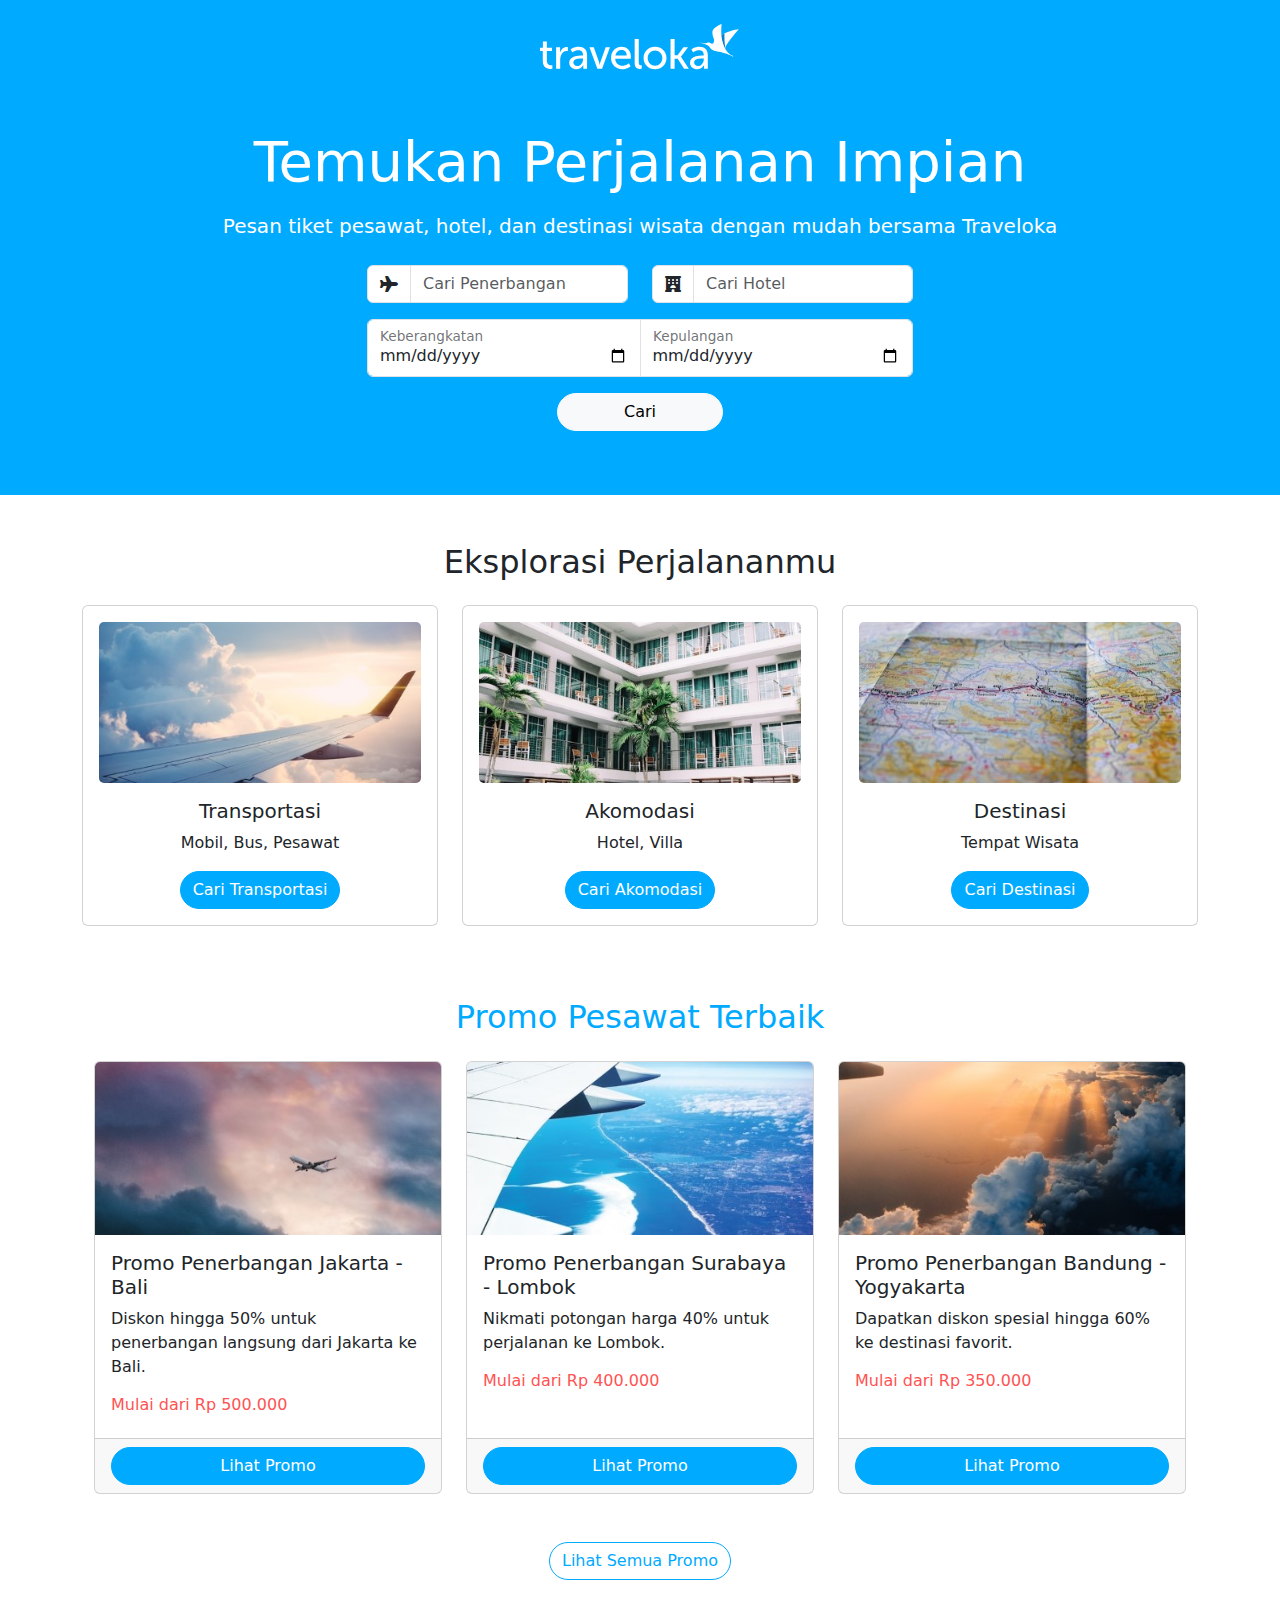
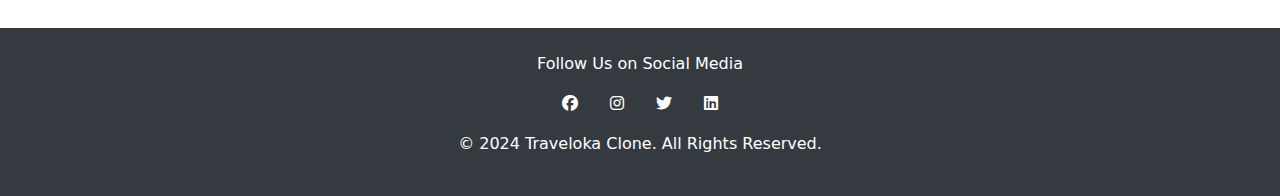
<file: index.html>
<!DOCTYPE html>
<html lang="en">
  <head>
    <meta charset="UTF-8" />
    <meta name="viewport" content="width=device-width, initial-scale=1.0" />
    <title>Traveloka Clone</title>
    <link
      href="https://cdn.jsdelivr.net/npm/bootstrap@5.3.3/dist/css/bootstrap.min.css"
      rel="stylesheet"
    />
    <link
      rel="stylesheet"
      href="https://cdnjs.cloudflare.com/ajax/libs/font-awesome/6.6.0/css/all.min.css"
    />
    <link rel="stylesheet" href="./style.css" />
  </head>
  <body>
    <!-- Header Section -->
    <header class="bg-primary text-white text-center py-4">
      <div class="container">
        <a href="./index.html">
          <img src="./img/logo.svg" alt="Traveloka Logo" width="200" />
        </a>
      </div>
    </header>

    <!-- Hero Section -->
    <section class="hero bg-primary pt-3 pb-5">
      <div class="container text-center">
        <h1 class="display-4 text-white mb-3">Temukan Perjalanan Impian</h1>
        <p class="lead text-white mb-4">
          Pesan tiket pesawat, hotel, dan destinasi wisata dengan mudah bersama
          Traveloka
        </p>

        <!-- Search Form -->
        <form>
          <div class="row justify-content-center">
            <!-- Penerbangan -->
            <div class="col-md-3 mb-3">
              <div class="input-group">
                <span class="input-group-text bg-white">
                  <i class="fas fa-plane"></i>
                </span>
                <input
                  type="text"
                  class="form-control form-control"
                  placeholder="Cari Penerbangan"
                />
              </div>
            </div>

            <!-- Hotel -->
            <div class="col-md-3 mb-3">
              <div class="input-group">
                <span class="input-group-text bg-white">
                  <i class="fas fa-hotel"></i>
                </span>
                <input
                  type="text"
                  class="form-control"
                  placeholder="Cari Hotel"
                />
              </div>
            </div>
          </div>
          <div class="row justify-content-center">
            <div class="col-md-6 mb-3">
              <div class="input-group">
                <!-- Tanggal Pergi -->
                <div class="form-floating">
                  <input
                    type="date"
                    class="form-control"
                    placeholder="Pilih Tanggal Pergi"
                    id="departure-date"
                  />
                  <label for="departure-date">Keberangkatan</label>
                </div>
                <!-- Tanggal Pulang -->
                <div class="form-floating">
                  <input
                    type="date"
                    class="form-control"
                    placeholder="Pilih Tanggal Pulang"
                    id="return-date"
                  />
                  <label for="return-date">Kepulangan</label>
                </div>
              </div>
            </div>
          </div>
          <div class="row justify-content-center">
            <!-- Button Cari -->
            <div class="col-md-2 mb-3">
              <a class="btn btn-light rounded-pill w-100" href="./akomodasi.html">
                Cari
              </a>
            </div>
          </div>
        </form>
      </div>
    </section>

    <!-- Main Section -->
    <main>
      <div class="container my-5">
        <!-- Features Section -->
        <section class="features">
          <h2 class="text-center mb-4">Eksplorasi Perjalananmu</h2>
          <div class="row justify-content-center text-center">
            <div class="col-md-6 col-lg-4 mb-4">
              <div class="card h-100">
                <div class="card-body">
                  <img
                    src="./img/feature-1.jpg"
                    alt="Pesawat"
                    class="card-img"
                  />
                  <h5 class="card-title mt-3">Transportasi</h5>
                  <p class="mb-0">Mobil, Bus, Pesawat</p>
                  <a
                    href="./transportasi.html"
                    class="btn btn-primary rounded-pill mt-3"
                    >Cari Transportasi</a
                  >
                </div>
              </div>
            </div>

            <div class="col-md-6 col-lg-4 mb-4">
              <div class="card h-100">
                <div class="card-body">
                  <img
                    src="./img/feature-2.jpg"
                    alt="Pesawat"
                    class="card-img"
                  />
                  <h5 class="card-title mt-3">Akomodasi</h5>
                  <p class="mb-0">Hotel, Villa</p>
                  <a
                    href="./akomodasi.html"
                    class="btn btn-primary rounded-pill mt-3"
                    >Cari Akomodasi</a
                  >
                </div>
              </div>
            </div>

            <div class="col-md-6 col-lg-4 mb-4">
              <div class="card h-100">
                <div class="card-body">
                  <img
                    src="./img/feature-3.jpg"
                    alt="Pesawat"
                    class="card-img"
                  />
                  <h5 class="card-title mt-3">Destinasi</h5>
                  <p class="mb-0">Tempat Wisata</p>
                  <a
                    href="./destinasi.html"
                    class="btn btn-primary rounded-pill mt-3"
                    >Cari Destinasi</a
                  >
                </div>
              </div>
            </div>
          </div>
        </section>

        <!-- Promo Section -->
        <section class="promo my-5">
          <div class="container">
            <h2 class="text-center text-primary mb-4">Promo Pesawat Terbaik</h2>
            <div class="row justify-content-center">
              <div class="col-md-6 col-lg-4 mb-4">
                <div class="card h-100">
                  <img
                    src="./img/promo-1.jpg"
                    class="card-img-top"
                    alt="Promo Penerbangan"
                  />
                  <div class="card-body">
                    <h5 class="card-title">Promo Penerbangan Jakarta - Bali</h5>
                    <p class="card-text">
                      Diskon hingga 50% untuk penerbangan langsung dari Jakarta
                      ke Bali.
                    </p>
                    <h6 class="text-danger">Mulai dari Rp 500.000</h6>
                  </div>
                  <div class="card-footer text-center">
                    <a href="./transportasi.html" class="btn btn-primary rounded-pill w-100">
                      Lihat Promo
                    </a>
                  </div>
                </div>
              </div>
              <div class="col-md-6 col-lg-4 mb-4">
                <div class="card h-100">
                  <img
                    src="./img/promo-2.jpg"
                    class="card-img-top"
                    alt="Promo Penerbangan"
                  />
                  <div class="card-body">
                    <h5 class="card-title">
                      Promo Penerbangan Surabaya - Lombok
                    </h5>
                    <p class="card-text">
                      Nikmati potongan harga 40% untuk perjalanan ke Lombok.
                    </p>
                    <h6 class="text-danger">Mulai dari Rp 400.000</h6>
                  </div>
                  <div class="card-footer text-center">
                    <a href="./transportasi.html" class="btn btn-primary rounded-pill w-100">
                      Lihat Promo
                    </a>
                  </div>
                </div>
              </div>
              <div class="col-md-6 col-lg-4 mb-4">
                <div class="card h-100">
                  <img
                    src="./img/promo-3.jpg"
                    class="card-img-top"
                    alt="Promo Penerbangan"
                  />
                  <div class="card-body">
                    <h5 class="card-title">
                      Promo Penerbangan Bandung - Yogyakarta
                    </h5>
                    <p class="card-text">
                      Dapatkan diskon spesial hingga 60% ke destinasi favorit.
                    </p>
                    <h6 class="text-danger">Mulai dari Rp 350.000</h6>
                  </div>
                  <div class="card-footer text-center">
                    <a href="./transportasi.html" class="btn btn-primary rounded-pill w-100">
                      Lihat Promo
                    </a>
                  </div>
                </div>
              </div>
            </div>
            <div class="text-center mt-4">
              <a href="./transportasi.html" class="btn btn-outline-primary rounded-pill">
                Lihat Semua Promo
              </a>
            </div>
          </div>
        </section>
      </div>
    </main>

    <!-- Footer Section -->
    <footer class="bg-dark text-white text-center py-4">
      <div class="container">
        <p>Follow Us on Social Media</p>
        <div class="d-flex justify-content-center">
          <a
            href="https://www.facebook.com/Traveloka"
            target="_blank"
            class="text-white mx-3"
          >
            <i class="fab fa-facebook"></i>
          </a>
          <a
            href="https://www.instagram.com/traveloka"
            target="_blank"
            class="text-white mx-3"
          >
            <i class="fab fa-instagram"></i>
          </a>
          <a
            href="https://twitter.com/traveloka"
            target="_blank"
            class="text-white mx-3"
          >
            <i class="fab fa-twitter"></i>
          </a>
          <a
            href="https://www.linkedin.com/company/traveloka/"
            target="_blank"
            class="text-white mx-3"
          >
            <i class="fab fa-linkedin"></i>
          </a>
        </div>
        <p class="mt-3">© 2024 Traveloka Clone. All Rights Reserved.</p>
      </div>
    </footer>

    <!-- Bootstrap JS -->
    <script src="https://cdn.jsdelivr.net/npm/bootstrap@5.3.3/dist/js/bootstrap.bundle.min.js"></script><script src="https://cdn.jsdelivr.net/npm/bootstrap@5.3.0-alpha1/dist/js/bootstrap.bundle.min.js"></script>
  </body>
</html>
</file>
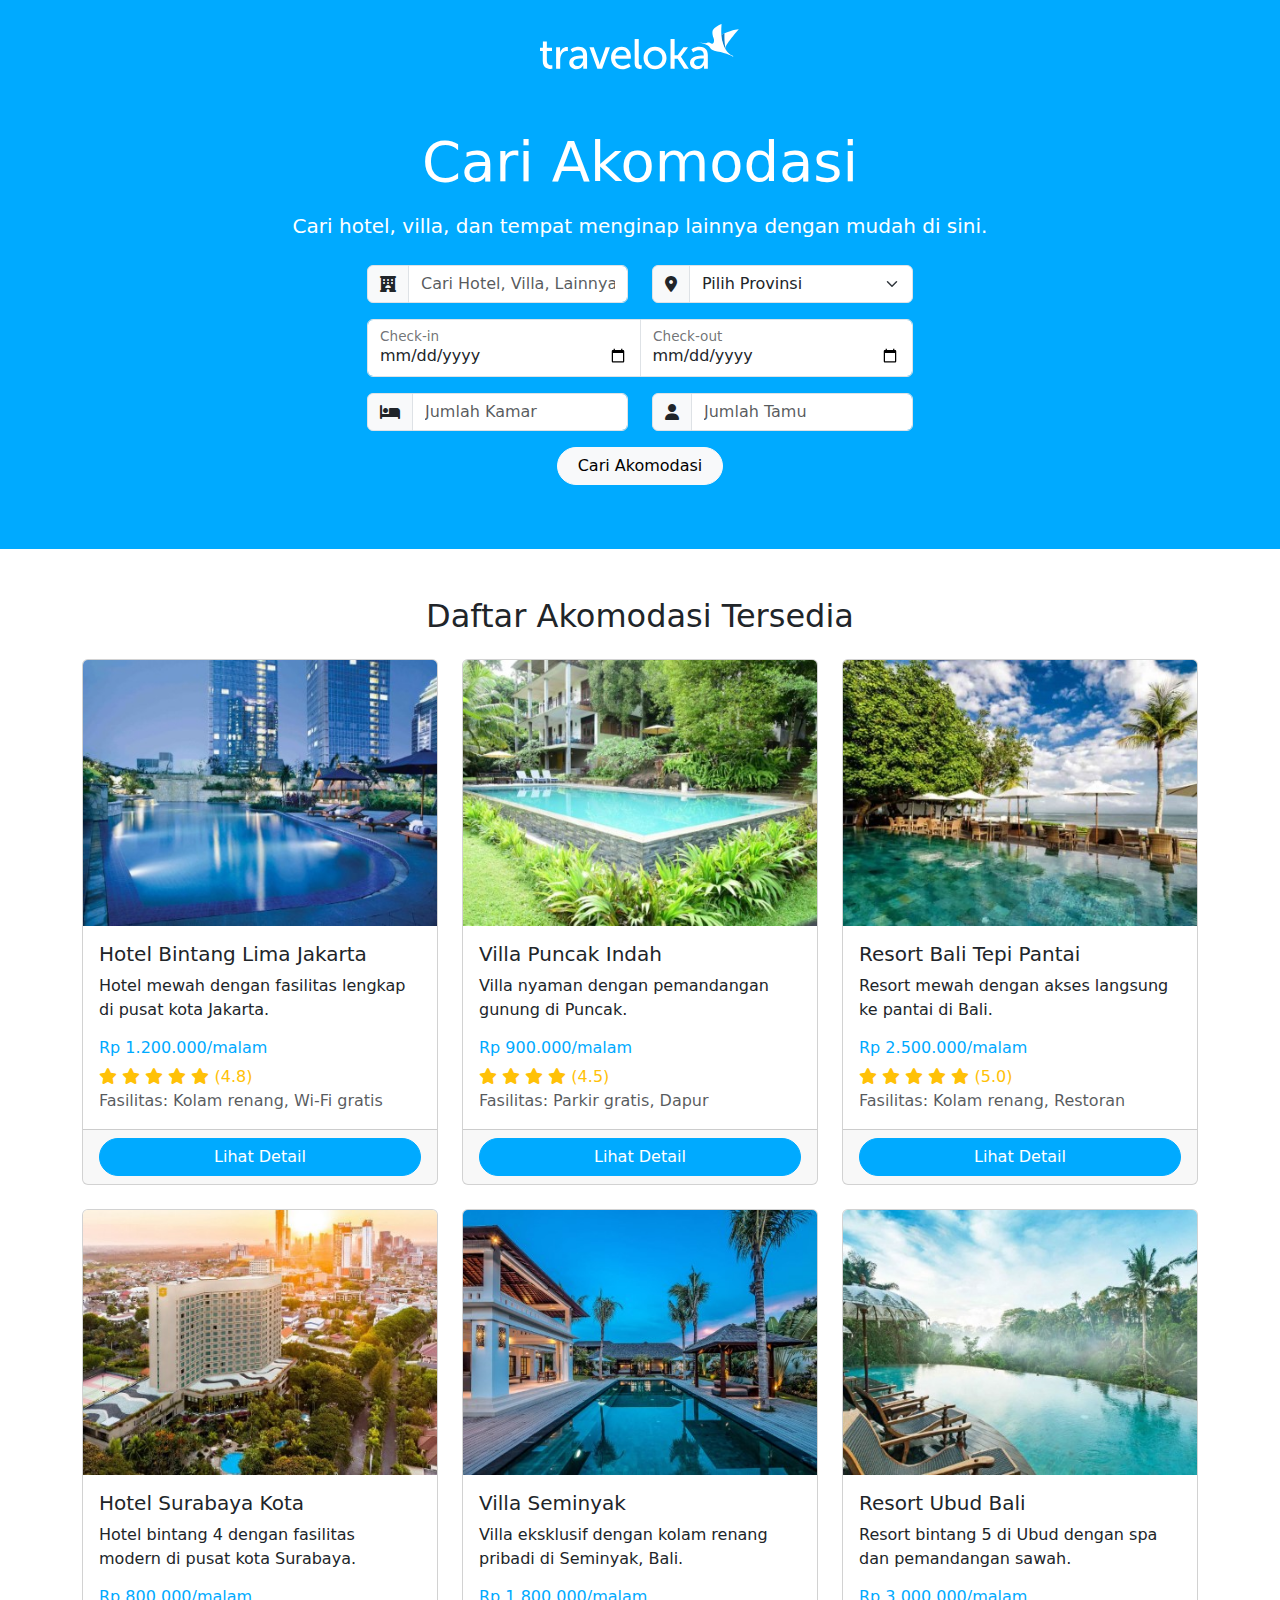
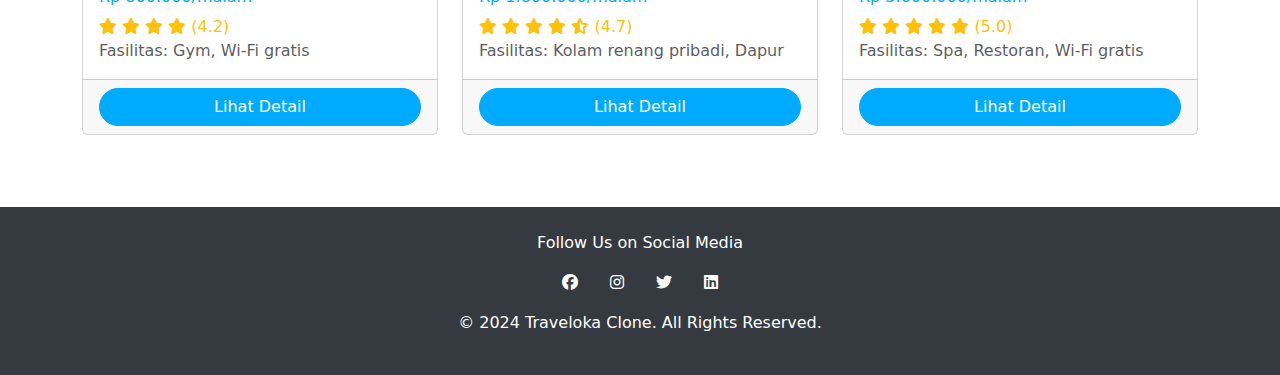
<file: akomodasi.html>
<!DOCTYPE html>
<html lang="en">
  <head>
    <meta charset="UTF-8" />
    <meta name="viewport" content="width=device-width, initial-scale=1.0" />
    <title>Akomodasi - Traveloka Clone</title>
    <link
      href="https://cdn.jsdelivr.net/npm/bootstrap@5.3.3/dist/css/bootstrap.min.css"
      rel="stylesheet"
    />
    <link
      rel="stylesheet"
      href="https://cdnjs.cloudflare.com/ajax/libs/font-awesome/6.6.0/css/all.min.css"
    />
    <link rel="stylesheet" href="./style.css" />
  </head>
  <body>
    <!-- Header Section -->
    <header class="bg-primary text-white text-center py-4">
      <div class="container">
        <a href="./index.html">
          <img src="./img/logo.svg" alt="Traveloka Logo" width="200" />
        </a>
      </div>
    </header>

    <!-- Search Section -->
    <section class="hero bg-primary pt-3 pb-5">
      <div class="container text-center">
        <h1 class="display-4 text-white mb-3">Cari Akomodasi</h1>
        <p class="lead text-white mb-4">
          Cari hotel, villa, dan tempat menginap lainnya dengan mudah di sini.
        </p>

        <!-- Search Form -->
        <form>
          <div class="row justify-content-center">
            <!-- Akomodasi -->
            <div class="col-md-3 mb-3">
              <div class="input-group">
                <span class="input-group-text">
                  <i class="fas fa-hotel"></i>
                </span>
                <input
                  type="text"
                  class="form-control"
                  placeholder="Cari Hotel, Villa, Lainnya"
                />
              </div>
            </div>

            <!-- Provinsi -->
            <div class="col-md-3 mb-3">
              <div class="input-group">
                <span class="input-group-text">
                  <i class="fas fa-map-marker-alt"></i>
                </span>
                <select class="form-select" aria-label="Pilih Provinsi">
                  <option selected>Pilih Provinsi</option>
                  <option value="jakarta">DKI Jakarta</option>
                  <option value="jabar">Jawa Barat</option>
                  <option value="jateng">Jawa Tengah</option>
                  <option value="jatim">Jawa Timur</option>
                  <option value="bali">Bali</option>
                  <option value="sumut">Sumatera Utara</option>
                  <option value="riau">Riau</option>
                  <option value="kalbar">Kalimantan Barat</option>
                  <option value="papua">Papua</option>
                </select>
              </div>
            </div>
          </div>

          <!-- Tanggal Check-in dan Check-out -->
          <div class="row justify-content-center">
            <div class="col-md-6 mb-3">
              <div class="input-group">
                <!-- Tanggal Pergi -->
                <div class="form-floating">
                  <input
                    type="date"
                    class="form-control"
                    placeholder="Pilih Tanggal Pergi"
                    id="checkin-date"
                  />
                  <label for="checkin-date">Check-in</label>
                </div>
                <!-- Tanggal Pulang -->
                <div class="form-floating">
                  <input
                    type="date"
                    class="form-control"
                    placeholder="Pilih Tanggal Pulang"
                    id="checkout-date"
                  />
                  <label for="checkout-date">Check-out</label>
                </div>
              </div>
            </div>
          </div>

          <!-- Jumlah Kamar dan Tamu -->
          <div class="row justify-content-center">
            <!-- Jumlah Kamar -->
            <div class="col-md-3 mb-3">
              <div class="input-group">
                <span class="input-group-text">
                  <i class="fas fa-bed"></i>
                </span>
                <input
                  type="number"
                  class="form-control"
                  placeholder="Jumlah Kamar"
                  min="1"
                  max="10"
                />
              </div>
            </div>

            <!-- Jumlah Tamu -->
            <div class="col-md-3 mb-3">
              <div class="input-group">
                <span class="input-group-text">
                  <i class="fas fa-user"></i>
                </span>
                <input
                  type="number"
                  class="form-control"
                  placeholder="Jumlah Tamu"
                  min="1"
                  max="20"
                />
              </div>
            </div>
          </div>

          <!-- Button Cari -->
          <div class="row justify-content-center">
            <div class="col-md-2 mb-3">
              <button type="submit" class="btn btn-light rounded-pill w-100">
                Cari Akomodasi
              </button>
            </div>
          </div>
        </form>
      </div>
    </section>

    <!-- Main Section -->
    <main>
      <!-- Daftar Akomodasi -->
      <section class="accommodations my-5">
        <div class="container">
          <h2 class="text-center mb-4">Daftar Akomodasi Tersedia</h2>
          <div class="row justify-content-center">
            <!-- Akomodasi 1 -->
            <div class="col-md-4 mb-4">
              <div class="card h-100">
                <img
                  src="./img/hotel-1.jpg"
                  class="card-img-top"
                  alt="Hotel 1"
                />
                <div class="card-body">
                  <h5 class="card-title">Hotel Bintang Lima Jakarta</h5>
                  <p class="card-text">
                    Hotel mewah dengan fasilitas lengkap di pusat kota Jakarta.
                  </p>
                  <h6 class="text-primary">Rp 1.200.000/malam</h6>
                  <p class="text-warning mb-0">
                    <i class="fas fa-star"></i>
                    <i class="fas fa-star"></i>
                    <i class="fas fa-star"></i>
                    <i class="fas fa-star"></i>
                    <i class="fas fa-star"></i>
                    (4.8)
                  </p>
                  <p class="mb-0 text-muted">
                    Fasilitas: Kolam renang, Wi-Fi gratis
                  </p>
                </div>
                <div class="card-footer text-center">
                  <a href="#" class="btn btn-primary rounded-pill w-100">
                    Lihat Detail
                  </a>
                </div>
              </div>
            </div>

            <!-- Akomodasi 2 -->
            <div class="col-md-4 mb-4">
              <div class="card h-100">
                <img
                  src="./img/hotel-2.jpg"
                  class="card-img-top"
                  alt="Hotel 2"
                />
                <div class="card-body">
                  <h5 class="card-title">Villa Puncak Indah</h5>
                  <p class="card-text">
                    Villa nyaman dengan pemandangan gunung di Puncak.
                  </p>
                  <h6 class="text-primary">Rp 900.000/malam</h6>
                  <p class="text-warning mb-0">
                    <i class="fas fa-star"></i>
                    <i class="fas fa-star"></i>
                    <i class="fas fa-star"></i>
                    <i class="fas fa-star"></i>
                    (4.5)
                  </p>
                  <p class="mb-0 text-muted">Fasilitas: Parkir gratis, Dapur</p>
                </div>
                <div class="card-footer text-center">
                  <a href="#" class="btn btn-primary rounded-pill w-100">
                    Lihat Detail
                  </a>
                </div>
              </div>
            </div>

            <!-- Akomodasi 3 -->
            <div class="col-md-4 mb-4">
              <div class="card h-100">
                <img
                  src="./img/hotel-3.jpg"
                  class="card-img-top"
                  alt="Hotel 3"
                />
                <div class="card-body">
                  <h5 class="card-title">Resort Bali Tepi Pantai</h5>
                  <p class="card-text">
                    Resort mewah dengan akses langsung ke pantai di Bali.
                  </p>
                  <h6 class="text-primary">Rp 2.500.000/malam</h6>
                  <p class="text-warning mb-0">
                    <i class="fas fa-star"></i>
                    <i class="fas fa-star"></i>
                    <i class="fas fa-star"></i>
                    <i class="fas fa-star"></i>
                    <i class="fas fa-star"></i>
                    (5.0)
                  </p>
                  <p class="mb-0 text-muted">
                    Fasilitas: Kolam renang, Restoran
                  </p>
                </div>
                <div class="card-footer text-center">
                  <a href="#" class="btn btn-primary rounded-pill w-100">
                    Lihat Detail
                  </a>
                </div>
              </div>
            </div>

            <!-- Akomodasi 4 -->
            <div class="col-md-4 mb-4">
              <div class="card h-100">
                <img
                  src="./img/hotel-4.jpg"
                  class="card-img-top"
                  alt="Hotel 4"
                />
                <div class="card-body">
                  <h5 class="card-title">Hotel Surabaya Kota</h5>
                  <p class="card-text">
                    Hotel bintang 4 dengan fasilitas modern di pusat kota
                    Surabaya.
                  </p>
                  <h6 class="text-primary">Rp 800.000/malam</h6>
                  <p class="text-warning mb-0">
                    <i class="fas fa-star"></i>
                    <i class="fas fa-star"></i>
                    <i class="fas fa-star"></i>
                    <i class="fas fa-star"></i>
                    (4.2)
                  </p>
                  <p class="mb-0 text-muted">Fasilitas: Gym, Wi-Fi gratis</p>
                </div>
                <div class="card-footer text-center">
                  <a href="#" class="btn btn-primary rounded-pill w-100">
                    Lihat Detail
                  </a>
                </div>
              </div>
            </div>

            <!-- Akomodasi 5 -->
            <div class="col-md-4 mb-4">
              <div class="card h-100">
                <img
                  src="./img/hotel-5.jpg"
                  class="card-img-top"
                  alt="Hotel 5"
                />
                <div class="card-body">
                  <h5 class="card-title">Villa Seminyak</h5>
                  <p class="card-text">
                    Villa eksklusif dengan kolam renang pribadi di Seminyak,
                    Bali.
                  </p>
                  <h6 class="text-primary">Rp 1.800.000/malam</h6>
                  <p class="text-warning mb-0">
                    <i class="fas fa-star"></i>
                    <i class="fas fa-star"></i>
                    <i class="fas fa-star"></i>
                    <i class="fas fa-star"></i>
                    <i class="fas fa-star-half-alt"></i>
                    (4.7)
                  </p>
                  <p class="mb-0 text-muted">
                    Fasilitas: Kolam renang pribadi, Dapur
                  </p>
                </div>
                <div class="card-footer text-center">
                  <a href="#" class="btn btn-primary rounded-pill w-100">
                    Lihat Detail
                  </a>
                </div>
              </div>
            </div>

            <!-- Akomodasi 6 -->
            <div class="col-md-4 mb-4">
              <div class="card h-100">
                <img
                  src="./img/hotel-6.jpg"
                  class="card-img-top"
                  alt="Hotel 6"
                />
                <div class="card-body">
                  <h5 class="card-title">Resort Ubud Bali</h5>
                  <p class="card-text">
                    Resort bintang 5 di Ubud dengan spa dan pemandangan sawah.
                  </p>
                  <h6 class="text-primary">Rp 3.000.000/malam</h6>
                  <p class="text-warning mb-0">
                    <i class="fas fa-star"></i>
                    <i class="fas fa-star"></i>
                    <i class="fas fa-star"></i>
                    <i class="fas fa-star"></i>
                    <i class="fas fa-star"></i>
                    (5.0)
                  </p>
                  <p class="mb-0 text-muted">
                    Fasilitas: Spa, Restoran, Wi-Fi gratis
                  </p>
                </div>
                <div class="card-footer text-center">
                  <a href="#" class="btn btn-primary rounded-pill w-100">
                    Lihat Detail
                  </a>
                </div>
              </div>
            </div>
          </div>
        </div>
      </section>
    </main>

    <!-- Footer Section -->
    <footer class="bg-dark text-white text-center py-4">
      <div class="container">
        <p>Follow Us on Social Media</p>
        <div class="d-flex justify-content-center">
          <a
            href="https://www.facebook.com/Traveloka"
            target="_blank"
            class="text-white mx-3"
          >
            <i class="fab fa-facebook"></i>
          </a>
          <a
            href="https://www.instagram.com/traveloka"
            target="_blank"
            class="text-white mx-3"
          >
            <i class="fab fa-instagram"></i>
          </a>
          <a
            href="https://twitter.com/traveloka"
            target="_blank"
            class="text-white mx-3"
          >
            <i class="fab fa-twitter"></i>
          </a>
          <a
            href="https://www.linkedin.com/company/traveloka/"
            target="_blank"
            class="text-white mx-3"
          >
            <i class="fab fa-linkedin"></i>
          </a>
        </div>
        <p class="mt-3">© 2024 Traveloka Clone. All Rights Reserved.</p>
      </div>
    </footer>

    <!-- Bootstrap JS -->
    <script src="https://cdn.jsdelivr.net/npm/bootstrap@5.3.3/dist/js/bootstrap.bundle.min.js"></script><script src="https://cdn.jsdelivr.net/npm/bootstrap@5.3.0-alpha1/dist/js/bootstrap.bundle.min.js"></script>
  </body>
</html>
</file>
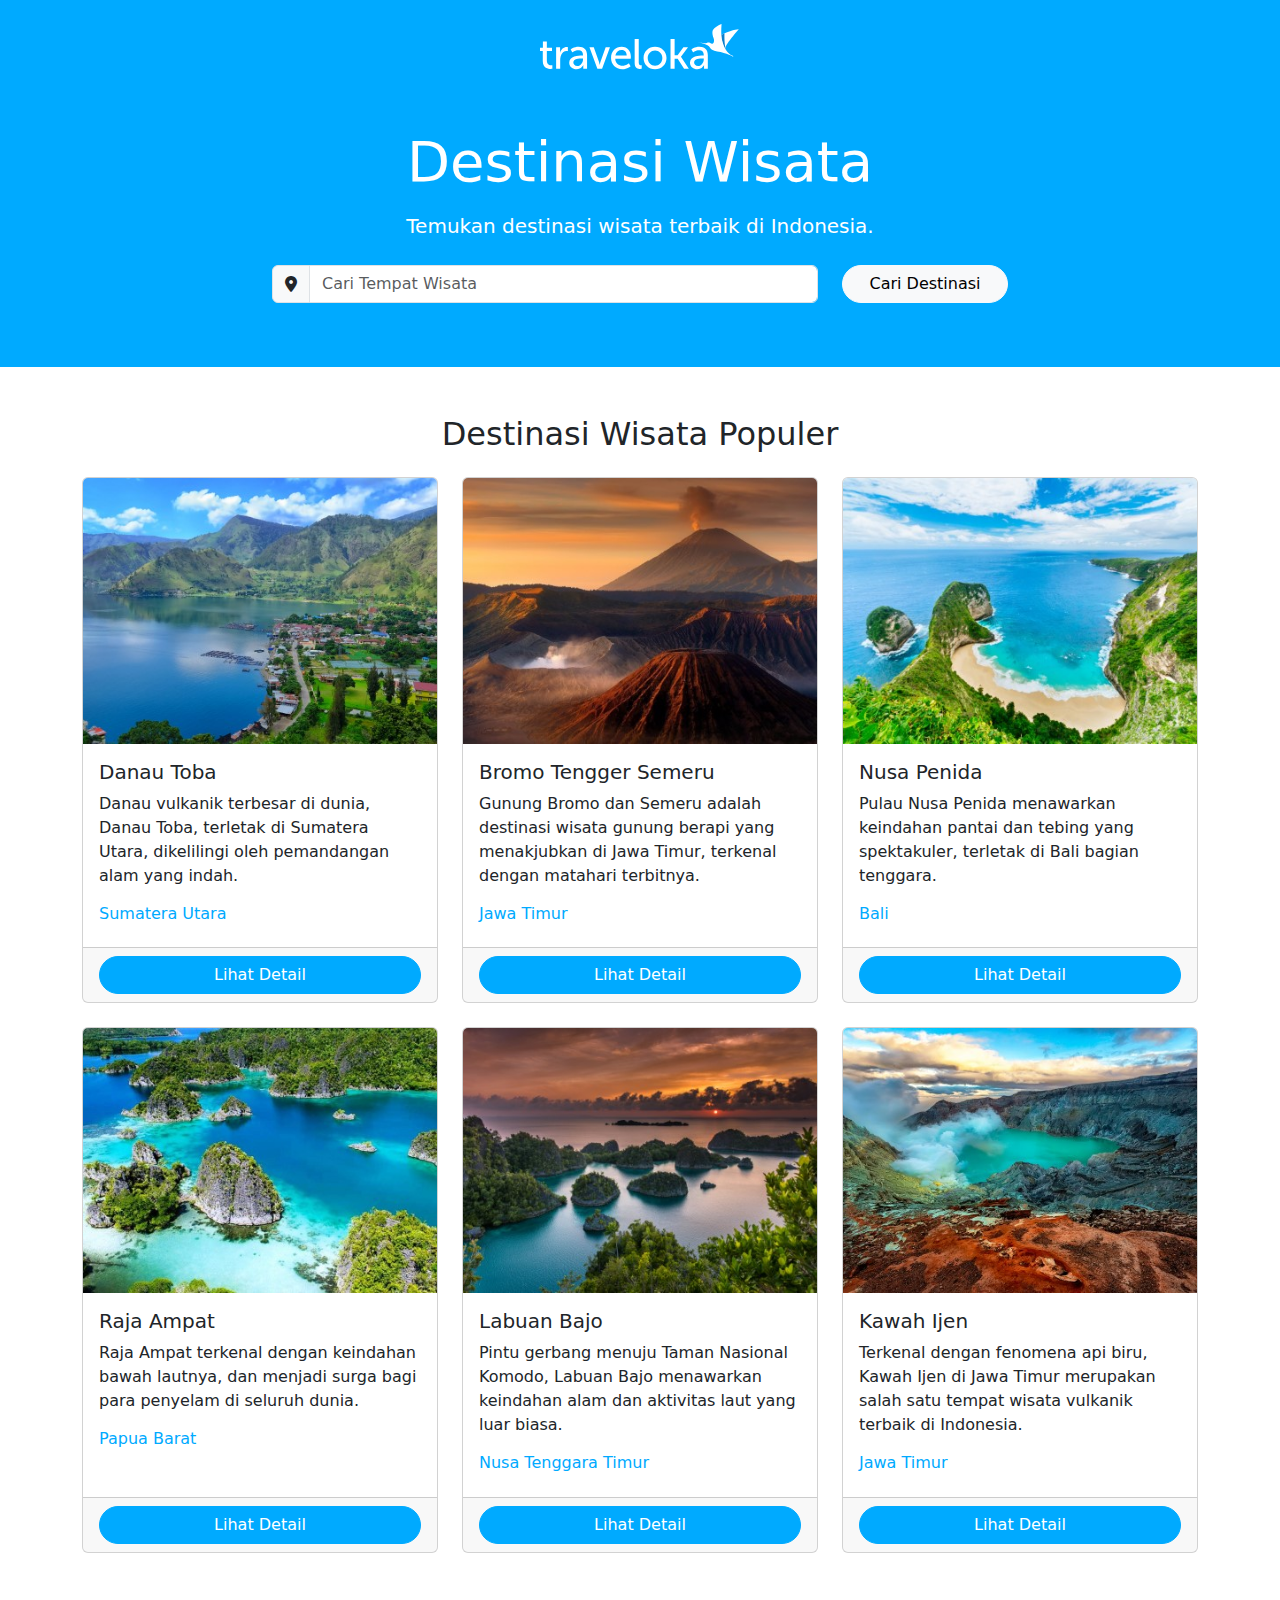
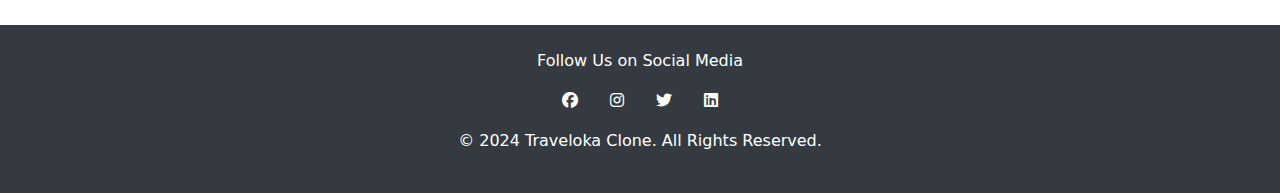
<file: destinasi.html>
<!DOCTYPE html>
<html lang="en">
  <head>
    <meta charset="UTF-8" />
    <meta name="viewport" content="width=device-width, initial-scale=1.0" />
    <title>Destinasi - Traveloka Clone</title>
    <link
      href="https://cdn.jsdelivr.net/npm/bootstrap@5.3.3/dist/css/bootstrap.min.css"
      rel="stylesheet"
    />
    <link
      rel="stylesheet"
      href="https://cdnjs.cloudflare.com/ajax/libs/font-awesome/6.6.0/css/all.min.css"
    />
    <link rel="stylesheet" href="./style.css" />
  </head>
  <body>
    <!-- Header Section -->
    <header class="bg-primary text-white text-center py-4">
      <div class="container">
        <a href="./index.html">
          <img src="./img/logo.svg" alt="Traveloka Logo" width="200" />
        </a>
      </div>
    </header>

    <!-- Search Section -->
    <section class="search bg-primary pt-3 pb-5">
      <div class="container text-center">
        <h1 class="display-4 text-white mb-3">Destinasi Wisata</h1>
        <p class="lead text-white mb-4">
          Temukan destinasi wisata terbaik di Indonesia.
        </p>

        <!-- Search Form -->
        <form>
          <div class="row justify-content-center">
            <!-- Cari Destinasi -->
            <div class="col-md-6 mb-3">
              <div class="input-group">
                <span class="input-group-text">
                  <i class="fas fa-map-marker-alt"></i>
                </span>
                <input
                  type="text"
                  class="form-control"
                  placeholder="Cari Tempat Wisata"
                />
              </div>
            </div>

            <!-- Button Cari -->
            <div class="col-md-2 mb-3">
              <button type="submit" class="btn btn-light rounded-pill w-100">
                Cari Destinasi
              </button>
            </div>
          </div>
        </form>
      </div>
    </section>

    <!-- Daftar Destinasi -->
    <section class="destination-list my-5">
      <div class="container">
        <h2 class="text-center mb-4">Destinasi Wisata Populer</h2>
        <div class="row justify-content-center">
          <!-- Danau Toba -->
          <div class="col-md-4 mb-4">
            <div class="card h-100">
              <img src="./img/destination-1.jpg" class="card-img-top" alt="Danau Toba" />
              <div class="card-body">
                <h5 class="card-title">Danau Toba</h5>
                <p class="card-text">
                  Danau vulkanik terbesar di dunia, Danau Toba, terletak di Sumatera Utara, dikelilingi oleh pemandangan alam yang indah.
                </p>
                <h6 class="text-primary">Sumatera Utara</h6>
              </div>
              <div class="card-footer text-center">
                <a href="#" class="btn btn-primary rounded-pill w-100">Lihat Detail</a>
              </div>
            </div>
          </div>

          <!-- Bromo Tengger Semeru -->
          <div class="col-md-4 mb-4">
            <div class="card h-100">
              <img src="./img/destination-2.jpg" class="card-img-top" alt="Bromo Tengger Semeru" />
              <div class="card-body">
                <h5 class="card-title">Bromo Tengger Semeru</h5>
                <p class="card-text">
                  Gunung Bromo dan Semeru adalah destinasi wisata gunung berapi yang menakjubkan di Jawa Timur, terkenal dengan matahari terbitnya.
                </p>
                <h6 class="text-primary">Jawa Timur</h6>
              </div>
              <div class="card-footer text-center">
                <a href="#" class="btn btn-primary rounded-pill w-100">Lihat Detail</a>
              </div>
            </div>
          </div>

          <!-- Nusa Penida -->
          <div class="col-md-4 mb-4">
            <div class="card h-100">
              <img src="./img/destination-3.jpg" class="card-img-top" alt="Nusa Penida" />
              <div class="card-body">
                <h5 class="card-title">Nusa Penida</h5>
                <p class="card-text">
                  Pulau Nusa Penida menawarkan keindahan pantai dan tebing yang spektakuler, terletak di Bali bagian tenggara.
                </p>
                <h6 class="text-primary">Bali</h6>
              </div>
              <div class="card-footer text-center">
                <a href="#" class="btn btn-primary rounded-pill w-100">Lihat Detail</a>
              </div>
            </div>
          </div>

          <!-- Raja Ampat -->
          <div class="col-md-4 mb-4">
            <div class="card h-100">
              <img src="./img/destination-4.jpg" class="card-img-top" alt="Raja Ampat" />
              <div class="card-body">
                <h5 class="card-title">Raja Ampat</h5>
                <p class="card-text">
                  Raja Ampat terkenal dengan keindahan bawah lautnya, dan menjadi surga bagi para penyelam di seluruh dunia.
                </p>
                <h6 class="text-primary">Papua Barat</h6>
              </div>
              <div class="card-footer text-center">
                <a href="#" class="btn btn-primary rounded-pill w-100">Lihat Detail</a>
              </div>
            </div>
          </div>

          <!-- Labuan Bajo -->
          <div class="col-md-4 mb-4">
            <div class="card h-100">
              <img src="./img/destination-5.jpg" class="card-img-top" alt="Labuan Bajo" />
              <div class="card-body">
                <h5 class="card-title">Labuan Bajo</h5>
                <p class="card-text">
                  Pintu gerbang menuju Taman Nasional Komodo, Labuan Bajo menawarkan keindahan alam dan aktivitas laut yang luar biasa.
                </p>
                <h6 class="text-primary">Nusa Tenggara Timur</h6>
              </div>
              <div class="card-footer text-center">
                <a href="#" class="btn btn-primary rounded-pill w-100">Lihat Detail</a>
              </div>
            </div>
          </div>

          <!-- Kawah Ijen -->
          <div class="col-md-4 mb-4">
            <div class="card h-100">
              <img src="./img/destination-6.jpg" class="card-img-top" alt="Kawah Ijen" />
              <div class="card-body">
                <h5 class="card-title">Kawah Ijen</h5>
                <p class="card-text">
                  Terkenal dengan fenomena api biru, Kawah Ijen di Jawa Timur merupakan salah satu tempat wisata vulkanik terbaik di Indonesia.
                </p>
                <h6 class="text-primary">Jawa Timur</h6>
              </div>
              <div class="card-footer text-center">
                <a href="#" class="btn btn-primary rounded-pill w-100">Lihat Detail</a>
              </div>
            </div>
          </div>
        </div>
      </div>
    </section>

    <!-- Footer Section -->
    <footer class="bg-dark text-white text-center py-4">
      <div class="container">
        <p>Follow Us on Social Media</p>
        <div class="d-flex justify-content-center">
          <a
            href="https://www.facebook.com/Traveloka"
            target="_blank"
            class="text-white mx-3"
          >
            <i class="fab fa-facebook"></i>
          </a>
          <a
            href="https://www.instagram.com/traveloka"
            target="_blank"
            class="text-white mx-3"
          >
            <i class="fab fa-instagram"></i>
          </a>
          <a
            href="https://twitter.com/traveloka"
            target="_blank"
            class="text-white mx-3"
          >
            <i class="fab fa-twitter"></i>
          </a>
          <a
            href="https://www.linkedin.com/company/traveloka/"
            target="_blank"
            class="text-white mx-3"
          >
            <i class="fab fa-linkedin"></i>
          </a>
        </div>
        <p class="mt-3">© 2024 Traveloka Clone. All Rights Reserved.</p>
      </div>
    </footer>

    <!-- Bootstrap JS -->
    <script src="https://cdn.jsdelivr.net/npm/bootstrap@5.3.3/dist/js/bootstrap.bundle.min.js"></script><script src="https://cdn.jsdelivr.net/npm/bootstrap@5.3.0-alpha1/dist/js/bootstrap.bundle.min.js"></script>
  </body>
</html>
</file>
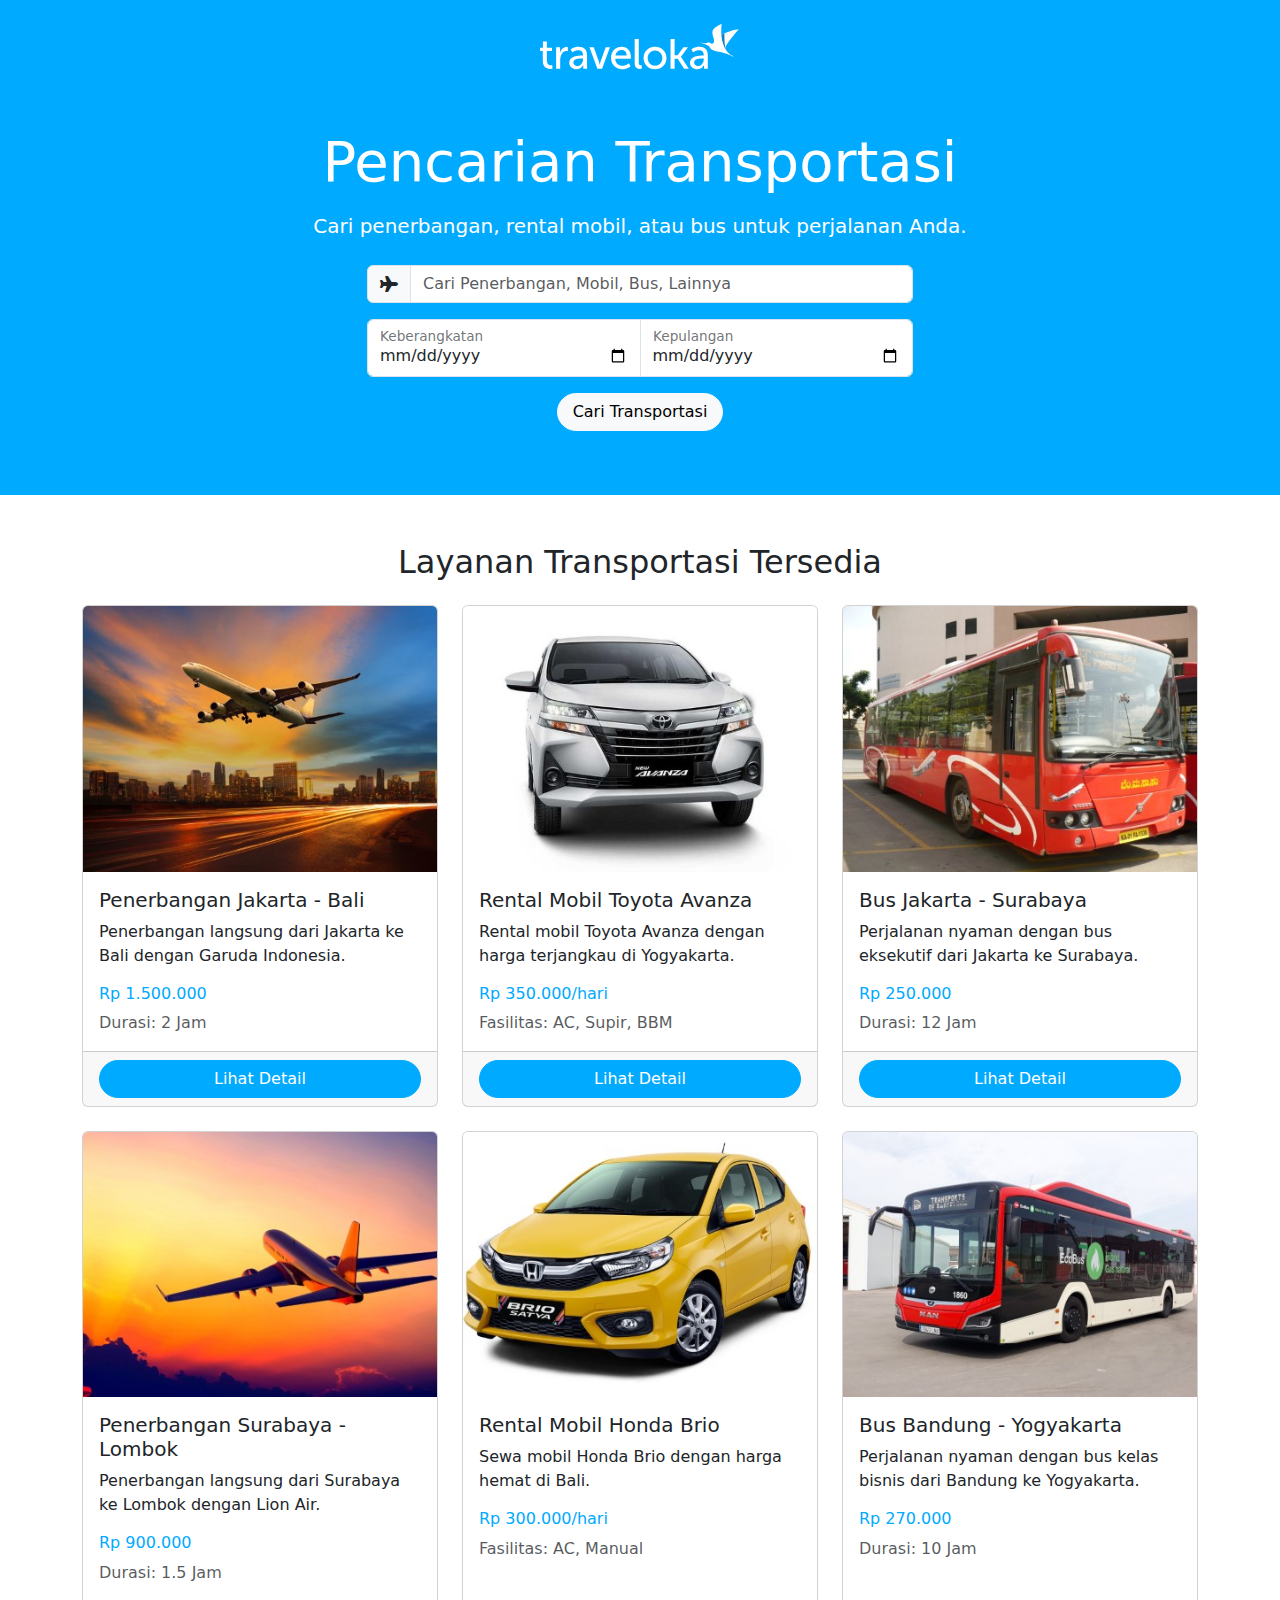
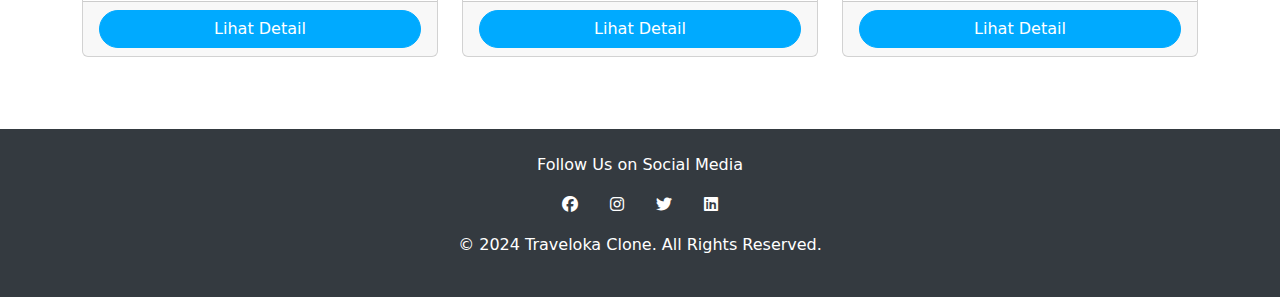
<file: transportasi.html>
<!DOCTYPE html>
<html lang="en">
  <head>
    <meta charset="UTF-8" />
    <meta name="viewport" content="width=device-width, initial-scale=1.0" />
    <title>Transportasi - Traveloka Clone</title>
    <link
      href="https://cdn.jsdelivr.net/npm/bootstrap@5.3.3/dist/css/bootstrap.min.css"
      rel="stylesheet"
    />
    <link
      rel="stylesheet"
      href="https://cdnjs.cloudflare.com/ajax/libs/font-awesome/6.6.0/css/all.min.css"
    />
    <link rel="stylesheet" href="./style.css" />
  </head>
  <body>
    <!-- Header Section -->
    <header class="bg-primary text-white text-center py-4">
      <div class="container">
        <a href="./index.html">
          <img src="./img/logo.svg" alt="Traveloka Logo" width="200" />
        </a>
      </div>
    </header>

    <!-- Search Section -->
    <section class="search bg-primary pt-3 pb-5">
      <div class="container text-center">
        <h1 class="display-4 text-white mb-3">Pencarian Transportasi</h1>
        <p class="lead text-white mb-4">
          Cari penerbangan, rental mobil, atau bus untuk perjalanan Anda.
        </p>

        <!-- Search Form -->
        <form>
          <div class="row justify-content-center">
            <div class="col-md-6 mb-3">
              <div class="input-group">
                <span class="input-group-text">
                  <i class="fas fa-plane"></i>
                </span>
                <input
                  type="text"
                  class="form-control"
                  placeholder="Cari Penerbangan, Mobil, Bus, Lainnya"
                />
              </div>
            </div>
          </div>

          <div class="row justify-content-center">
            <div class="col-md-6 mb-3">
              <div class="input-group">
                <!-- Tanggal Pergi -->
                <div class="form-floating">
                  <input
                    type="date"
                    class="form-control"
                    placeholder="Pilih Tanggal Pergi"
                    id="departure-date"
                  />
                  <label for="departure-date">Keberangkatan</label>
                </div>
                <!-- Tanggal Pulang -->
                <div class="form-floating">
                  <input
                    type="date"
                    class="form-control"
                    placeholder="Pilih Tanggal Pulang"
                    id="return-date"
                  />
                  <label for="return-date">Kepulangan</label>
                </div>
              </div>
            </div>
          </div>

          <!-- Button Cari -->
          <div class="row justify-content-center">
            <div class="col-md-2 mb-3">
              <button type="submit" class="btn btn-light rounded-pill w-100">
                Cari Transportasi
              </button>
            </div>
          </div>
        </form>
      </div>
    </section>

    <!-- Daftar Transportasi -->
    <section class="transport-list my-5">
      <div class="container">
        <h2 class="text-center mb-4">Layanan Transportasi Tersedia</h2>
        <div class="row justify-content-center">
          <!-- Penerbangan 1 -->
          <div class="col-md-4 mb-4">
            <div class="card h-100">
              <img src="./img/flight-1.jpg" class="card-img-top" alt="Penerbangan 1" />
              <div class="card-body">
                <h5 class="card-title">Penerbangan Jakarta - Bali</h5>
                <p class="card-text">
                  Penerbangan langsung dari Jakarta ke Bali dengan Garuda Indonesia.
                </p>
                <h6 class="text-primary">Rp 1.500.000</h6>
                <p class="text-muted mb-0">Durasi: 2 Jam</p>
              </div>
              <div class="card-footer text-center">
                <a href="#" class="btn btn-primary rounded-pill w-100">Lihat Detail</a>
              </div>
            </div>
          </div>

          <!-- Rental Mobil 1 -->
          <div class="col-md-4 mb-4">
            <div class="card h-100">
              <img src="./img/car-1.jpg" class="card-img-top" alt="Rental Mobil 1" />
              <div class="card-body">
                <h5 class="card-title">Rental Mobil Toyota Avanza</h5>
                <p class="card-text">
                  Rental mobil Toyota Avanza dengan harga terjangkau di Yogyakarta.
                </p>
                <h6 class="text-primary">Rp 350.000/hari</h6>
                <p class="text-muted mb-0">Fasilitas: AC, Supir, BBM</p>
              </div>
              <div class="card-footer text-center">
                <a href="#" class="btn btn-primary rounded-pill w-100">Lihat Detail</a>
              </div>
            </div>
          </div>

          <!-- Bus 1 -->
          <div class="col-md-4 mb-4">
            <div class="card h-100">
              <img src="./img/bus-1.jpg" class="card-img-top" alt="Bus 1" />
              <div class="card-body">
                <h5 class="card-title">Bus Jakarta - Surabaya</h5>
                <p class="card-text">
                  Perjalanan nyaman dengan bus eksekutif dari Jakarta ke Surabaya.
                </p>
                <h6 class="text-primary">Rp 250.000</h6>
                <p class="text-muted mb-0">Durasi: 12 Jam</p>
              </div>
              <div class="card-footer text-center">
                <a href="#" class="btn btn-primary rounded-pill w-100">Lihat Detail</a>
              </div>
            </div>
          </div>

          <!-- Penerbangan 2 -->
          <div class="col-md-4 mb-4">
            <div class="card h-100">
              <img src="./img/flight-2.jpg" class="card-img-top" alt="Penerbangan 2" />
              <div class="card-body">
                <h5 class="card-title">Penerbangan Surabaya - Lombok</h5>
                <p class="card-text">
                  Penerbangan langsung dari Surabaya ke Lombok dengan Lion Air.
                </p>
                <h6 class="text-primary">Rp 900.000</h6>
                <p class="text-muted mb-0">Durasi: 1.5 Jam</p>
              </div>
              <div class="card-footer text-center">
                <a href="#" class="btn btn-primary rounded-pill w-100">Lihat Detail</a>
              </div>
            </div>
          </div>

          <!-- Rental Mobil 2 -->
          <div class="col-md-4 mb-4">
            <div class="card h-100">
              <img src="./img/car-2.jpg" class="card-img-top" alt="Rental Mobil 2" />
              <div class="card-body">
                <h5 class="card-title">Rental Mobil Honda Brio</h5>
                <p class="card-text">
                  Sewa mobil Honda Brio dengan harga hemat di Bali.
                </p>
                <h6 class="text-primary">Rp 300.000/hari</h6>
                <p class="text-muted mb-0">Fasilitas: AC, Manual</p>
              </div>
              <div class="card-footer text-center">
                <a href="#" class="btn btn-primary rounded-pill w-100">Lihat Detail</a>
              </div>
            </div>
          </div>

          <!-- Bus 2 -->
          <div class="col-md-4 mb-4">
            <div class="card h-100">
              <img src="./img/bus-2.jpg" class="card-img-top" alt="Bus 2" />
              <div class="card-body">
                <h5 class="card-title">Bus Bandung - Yogyakarta</h5>
                <p class="card-text">
                  Perjalanan nyaman dengan bus kelas bisnis dari Bandung ke Yogyakarta.
                </p>
                <h6 class="text-primary">Rp 270.000</h6>
                <p class="text-muted mb-0">Durasi: 10 Jam</p>
              </div>
              <div class="card-footer text-center">
                <a href="#" class="btn btn-primary rounded-pill w-100">Lihat Detail</a>
              </div>
            </div>
          </div>
        </div>
      </div>
    </section>

    <!-- Footer Section -->
    <footer class="bg-dark text-white text-center py-4">
      <div class="container">
        <p>Follow Us on Social Media</p>
        <div class="d-flex justify-content-center">
          <a
            href="https://www.facebook.com/Traveloka"
            target="_blank"
            class="text-white mx-3"
          >
            <i class="fab fa-facebook"></i>
          </a>
          <a
            href="https://www.instagram.com/traveloka"
            target="_blank"
            class="text-white mx-3"
          >
            <i class="fab fa-instagram"></i>
          </a>
          <a
            href="https://twitter.com/traveloka"
            target="_blank"
            class="text-white mx-3"
          >
            <i class="fab fa-twitter"></i>
          </a>
          <a
            href="https://www.linkedin.com/company/traveloka/"
            target="_blank"
            class="text-white mx-3"
          >
            <i class="fab fa-linkedin"></i>
          </a>
        </div>
        <p class="mt-3">© 2024 Traveloka Clone. All Rights Reserved.</p>
      </div>
    </footer>

    <!-- Bootstrap JS -->
    <script src="https://cdn.jsdelivr.net/npm/bootstrap@5.3.3/dist/js/bootstrap.bundle.min.js"></script><script src="https://cdn.jsdelivr.net/npm/bootstrap@5.3.0-alpha1/dist/js/bootstrap.bundle.min.js"></script>
  </body>
</html>
</file>
<file: style.css>
:root {
  --bs-primary: #00aaff;
  --bs-secondary: #6c757d;
  --bs-success: #28a745;
  --bs-info: #00d1d2;
  --bs-warning: #ffc107;
  --bs-danger: #ff5252;
  --bs-light: #f8f9fa;
  --bs-dark: #343a40;

  --bs-primary-rgb: 0, 170, 255;
  --bs-secondary-rgb: 108, 117, 125;
  --bs-success-rgb: 40, 167, 69;
  --bs-info-rgb: 0, 209, 210;
  --bs-warning-rgb: 255, 193, 7;
  --bs-danger-rgb: 255, 82, 82;
  --bs-light-rgb: 248, 249, 250;
  --bs-dark-rgb: 52, 58, 64;
}

.btn-primary {
  --bs-btn-color: #fff;
  --bs-btn-bg: #00aaff;
  --bs-btn-border-color: #00aaff;
  --bs-btn-hover-color: #fff;
  --bs-btn-hover-bg: #0097cc;
  --bs-btn-hover-border-color: #0097cc;
  --bs-btn-focus-shadow-rgb: 0, 170, 255;
  --bs-btn-active-color: #fff;
  --bs-btn-active-bg: #008bb2;
  --bs-btn-active-border-color: #008bb2;
  --bs-btn-active-shadow: inset 0 3px 5px rgba(0, 0, 0, 0.125);
  --bs-btn-disabled-color: #fff;
  --bs-btn-disabled-bg: #00aaff;
  --bs-btn-disabled-border-color: #00aaff;
}

.btn-outline-primary {
	--bs-btn-color: #00aaff;
	--bs-btn-border-color: #00aaff;
	--bs-btn-hover-color: #fff;
	--bs-btn-hover-bg: #00aaff;
	--bs-btn-hover-border-color: #00aaff;
	--bs-btn-focus-shadow-rgb: 0, 170, 255;
	--bs-btn-active-color: #fff;
	--bs-btn-active-bg: #0097cc;
	--bs-btn-active-border-color: #0097cc;
	--bs-btn-active-shadow: inset 0 3px 5px rgba(0, 0, 0, 0.125);
	--bs-btn-disabled-color: #00aaff;
	--bs-btn-disabled-bg: transparent;
	--bs-btn-disabled-border-color: #00aaff;
	--bs-gradient: none;
}
</file>
